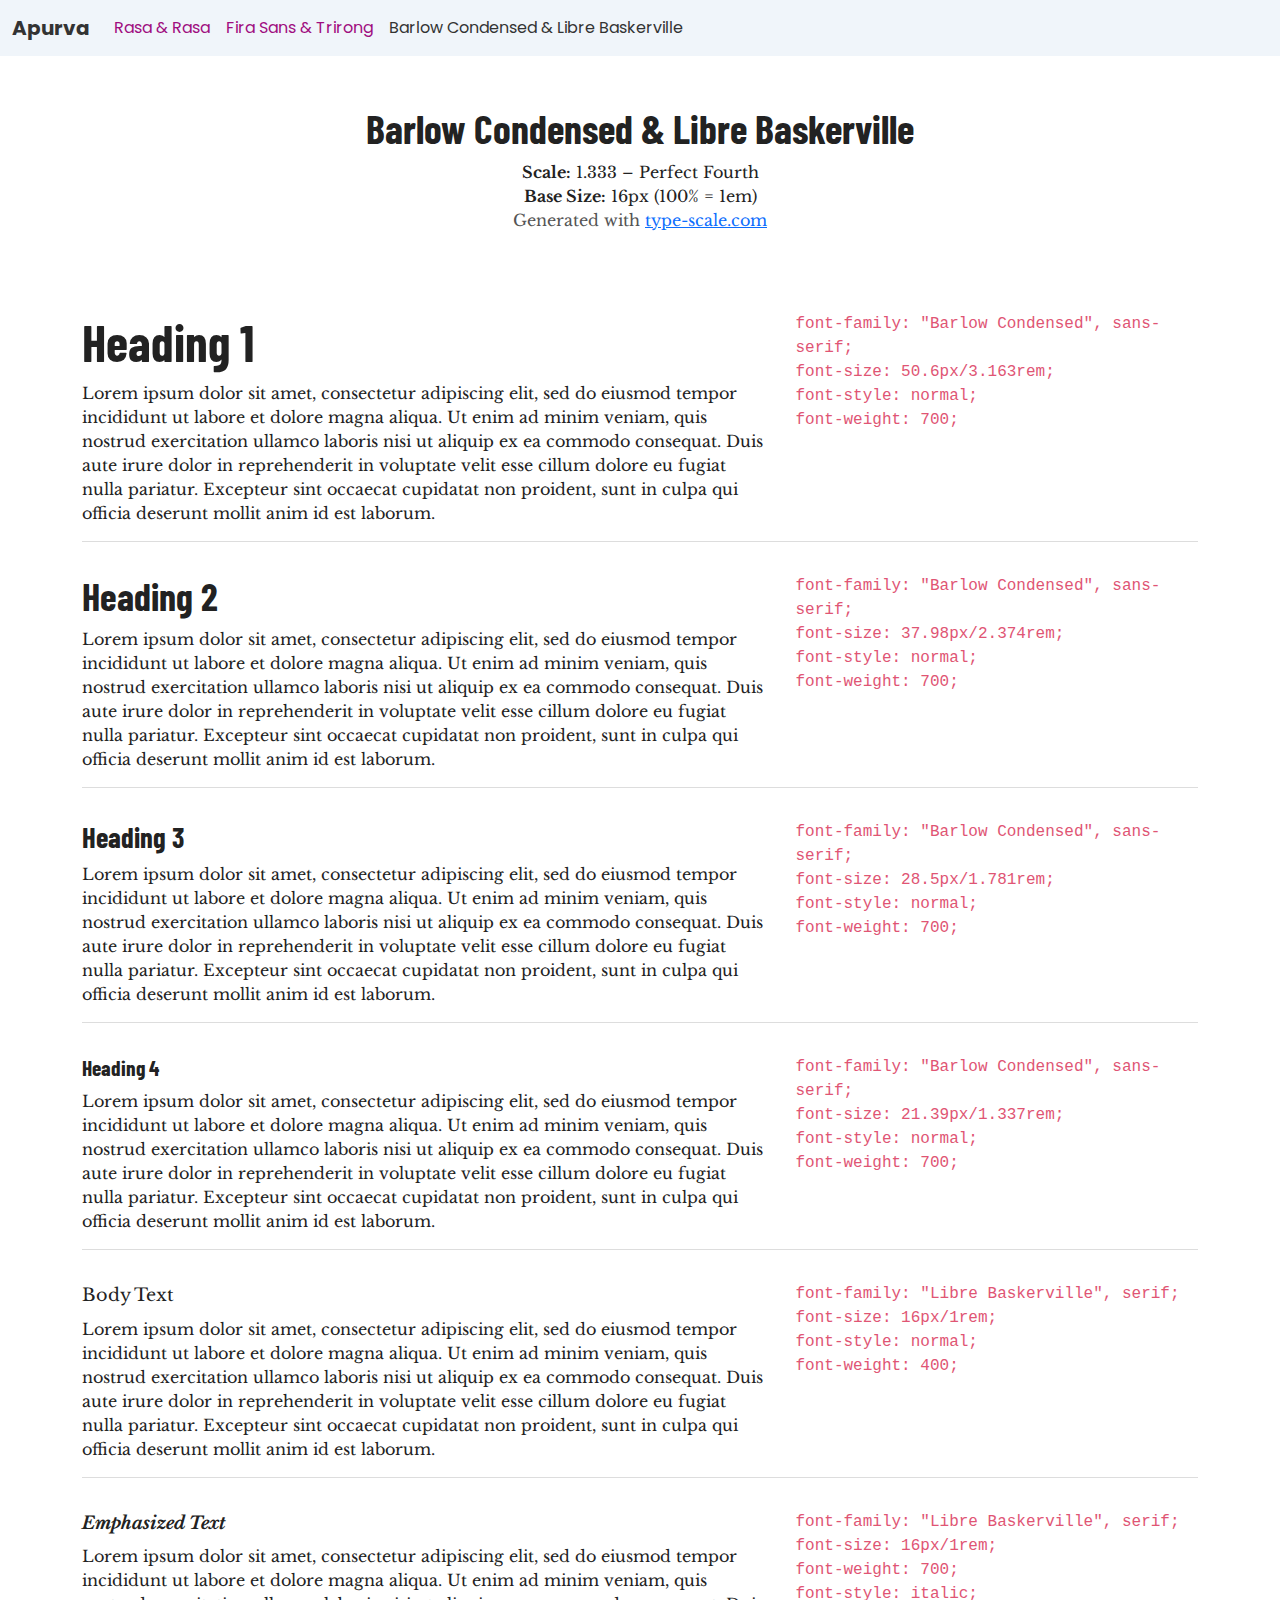
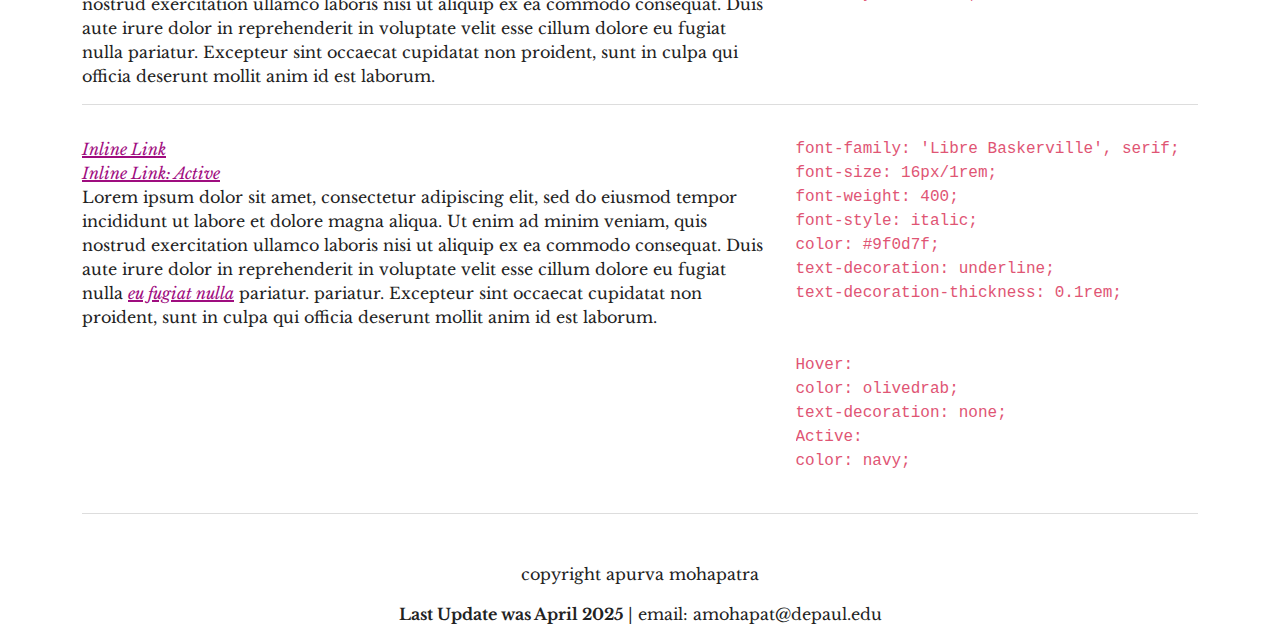
<file: BarlowCondensed_LibreBaskerville.html>
<!DOCTYPE html>
<html lang="en">
  <head>
    <meta charset="utf-8" />
    <meta name="viewport" content="width=device-width, initial-scale=1" />
    <title>Barlow Condensed & Libre Baskerville Typography Showcase</title>
    <link
      href="https://cdn.jsdelivr.net/npm/bootstrap@5.3.5/dist/css/bootstrap.min.css"
      rel="stylesheet"
      crossorigin="anonymous"
    />
    <!-- Google Fonts Barlow Condensed, Libre Baskerville -->
    <link rel="preconnect" href="https://fonts.googleapis.com" />
    <link rel="preconnect" href="https://fonts.gstatic.com" crossorigin />
    <link
      href="https://fonts.googleapis.com/css2?family=Barlow+Condensed:wght@700&family=Libre+Baskerville:ital,wght@0,400;0,700;1,400&display=swap"
      rel="stylesheet"
    />
    <!-- Navbar Font -->
    <link rel="preconnect" href="https://fonts.googleapis.com" />
    <link rel="preconnect" href="https://fonts.gstatic.com" crossorigin />
    <link
      href="https://fonts.googleapis.com/css2?family=Poppins:wght@400;700&display=swap"
      rel="stylesheet"
    />
    <!-- CSS -->
    <link rel="stylesheet" href="Css3.css" />
  </head>
  <body>
    <!-- Navbar Start -->
    <nav class="navbar navbar-expand-lg bg-body-tertiary sticky-top">
      <div class="container-fluid">
        <a class="navbar-brand" href="index.html">Apurva</a>
        <button
          class="navbar-toggler"
          type="button"
          data-bs-toggle="collapse"
          data-bs-target="#navbarNavDropdown"
          aria-controls="navbarNavDropdown"
          aria-expanded="false"
          aria-label="Toggle navigation"
        >
          <span class="navbar-toggler-icon"></span>
        </button>
        <div class="collapse navbar-collapse" id="navbarNavDropdown">
          <ul class="navbar-nav">
            <li class="nav-item">
              <a class="nav-link" href="Rasa_Rasa.html">Rasa & Rasa</a>
            </li>
            <li class="nav-item">
              <a class="nav-link" href="FiraSans_Trirong.html"
                >Fira Sans & Trirong</a
              >
            </li>
            <li class="nav-item">
              <a class="nav-link active" aria-current="page" href="#"
                >Barlow Condensed & Libre Baskerville</a
              >
            </li>
          </ul>
        </div>
      </div>
    </nav>
    <!-- Navbar end -->
    <div class="container my-5">
      <header class="text-center mb-5">
        <h1 class="main-title">Barlow Condensed &amp; Libre Baskerville</h1>
        <p class="libre-baskerville">
          <strong>Scale:</strong> 1.333 – Perfect Fourth
        </p>
        <p class="libre-baskerville">
          <strong>Base Size:</strong> 16px (100% = 1em)
        </p>
        <p class="small-text libre-baskerville">
          Generated with
          <a href="https://type-scale.com" target="_blank" rel="noopener"
            >type-scale.com</a
          >
        </p>
      </header>
      <!-- Heading 1 -->
      <section class="type-row">
        <div>
          <h1 class="barlow-condensed">Heading 1</h1>
          <p class="libre-baskerville">
            Lorem ipsum dolor sit amet, consectetur adipiscing elit, sed do eiusmod tempor
            incididunt ut labore et dolore magna aliqua. Ut enim ad minim veniam, quis 
            nostrud exercitation ullamco laboris nisi ut aliquip ex ea commodo consequat. 
            Duis aute irure dolor in reprehenderit in voluptate velit esse cillum dolore 
            eu fugiat nulla pariatur. Excepteur sint occaecat cupidatat non proident, sunt 
            in culpa qui officia deserunt mollit anim id est laborum.
          </p>
        </div>
        <pre class="type-css">
font-family: "Barlow Condensed", sans-serif;
font-size: 50.6px/3.163rem;
font-style: normal;
font-weight: 700;
        </pre>
      </section>
      <!-- Heading 2 -->
      <section class="type-row">
        <div>
          <h2 class="barlow-condensed">Heading 2</h2>
          <p class="libre-baskerville">
            Lorem ipsum dolor sit amet, consectetur adipiscing elit, sed do eiusmod tempor
            incididunt ut labore et dolore magna aliqua. Ut enim ad minim veniam, quis 
            nostrud exercitation ullamco laboris nisi ut aliquip ex ea commodo consequat. 
            Duis aute irure dolor in reprehenderit in voluptate velit esse cillum dolore 
            eu fugiat nulla pariatur. Excepteur sint occaecat cupidatat non proident, sunt 
            in culpa qui officia deserunt mollit anim id est laborum.
          </p>
        </div>
        <pre class="type-css">
font-family: "Barlow Condensed", sans-serif;
font-size: 37.98px/2.374rem;
font-style: normal;
font-weight: 700;
        </pre>
      </section>
      <!-- Heading 3 -->
      <section class="type-row">
        <div>
          <h3 class="barlow-condensed">Heading 3</h3>
          <p class="libre-baskerville">
            Lorem ipsum dolor sit amet, consectetur adipiscing elit, sed do eiusmod tempor
            incididunt ut labore et dolore magna aliqua. Ut enim ad minim veniam, quis 
            nostrud exercitation ullamco laboris nisi ut aliquip ex ea commodo consequat. 
            Duis aute irure dolor in reprehenderit in voluptate velit esse cillum dolore 
            eu fugiat nulla pariatur. Excepteur sint occaecat cupidatat non proident, sunt 
            in culpa qui officia deserunt mollit anim id est laborum.
          </p>
        </div>
        <pre class="type-css">
font-family: "Barlow Condensed", sans-serif;
font-size: 28.5px/1.781rem;
font-style: normal;
font-weight: 700;
        </pre>
      </section>
      <!-- Heading 4 -->
      <section class="type-row">
        <div>
          <h4 class="barlow-condensed">Heading 4</h4>
          <p class="libre-baskerville">
            Lorem ipsum dolor sit amet, consectetur adipiscing elit, sed do eiusmod tempor
            incididunt ut labore et dolore magna aliqua. Ut enim ad minim veniam, quis 
            nostrud exercitation ullamco laboris nisi ut aliquip ex ea commodo consequat. 
            Duis aute irure dolor in reprehenderit in voluptate velit esse cillum dolore 
            eu fugiat nulla pariatur. Excepteur sint occaecat cupidatat non proident, sunt 
            in culpa qui officia deserunt mollit anim id est laborum.
          </p>
        </div>
        <pre class="type-css">
font-family: "Barlow Condensed", sans-serif;
font-size: 21.39px/1.337rem;
font-style: normal;
font-weight: 700;
        </pre>
      </section>
      <!-- Body Text -->
      <section class="type-row">
        <div>
          <div class="body-label libre-baskerville">Body Text</div>
          <p class="libre-baskerville">
            Lorem ipsum dolor sit amet, consectetur adipiscing elit, sed do eiusmod tempor
            incididunt ut labore et dolore magna aliqua. Ut enim ad minim veniam, quis 
            nostrud exercitation ullamco laboris nisi ut aliquip ex ea commodo consequat. 
            Duis aute irure dolor in reprehenderit in voluptate velit esse cillum dolore 
            eu fugiat nulla pariatur. Excepteur sint occaecat cupidatat non proident, sunt 
            in culpa qui officia deserunt mollit anim id est laborum.
          </p>
        </div>
        <pre class="type-css">
font-family: "Libre Baskerville", serif;
font-size: 16px/1rem;
font-style: normal;
font-weight: 400;
        </pre>
      </section>
      <!-- Emphasized Text -->
      <section class="type-row">
        <div>
          <div class="body-label libre-baskerville">
            <em>Emphasized Text</em>
          </div>
          <p class="libre-baskerville">
            Lorem ipsum dolor sit amet, consectetur adipiscing elit, sed do eiusmod tempor
            incididunt ut labore et dolore magna aliqua. Ut enim ad minim veniam, quis 
            nostrud exercitation ullamco laboris nisi ut aliquip ex ea commodo consequat. 
            Duis aute irure dolor in reprehenderit in voluptate velit esse cillum dolore 
            eu fugiat nulla pariatur. Excepteur sint occaecat cupidatat non proident, sunt 
            in culpa qui officia deserunt mollit anim id est laborum.
          </p>
        </div>
        <pre class="type-css">
font-family: "Libre Baskerville", serif;
font-size: 16px/1rem;
font-weight: 700;
font-style: italic;
        </pre>
      </section>
      <!-- Inline Link -->
      <section class="type-row">
        <div>
          <a href="#" class="inline-link">Inline Link</a><br />
          <a href="#" class="inline-link active">Inline Link: Active</a>
          <p>
            Lorem ipsum dolor sit amet, consectetur adipiscing elit, sed do eiusmod tempor
            incididunt ut labore et dolore magna aliqua. Ut enim ad minim veniam, quis 
            nostrud exercitation ullamco laboris nisi ut aliquip ex ea commodo consequat. 
            Duis aute irure dolor in reprehenderit in voluptate velit esse cillum dolore 
            eu fugiat nulla 
            <a href="#" class="inline-link">eu fugiat nulla</a> pariatur.
            pariatur. Excepteur sint occaecat cupidatat non proident, sunt 
            in culpa qui officia deserunt mollit anim id est laborum.
          </p>
        </div>
        <pre class="type-css">
font-family: 'Libre Baskerville', serif;
font-size: 16px/1rem;
font-weight: 400;
font-style: italic;
color: #9f0d7f;
text-decoration: underline;
text-decoration-thickness: 0.1rem;
<br>
Hover:
color: olivedrab;
text-decoration: none;
Active:
color: navy;
        </pre>
      </section>
    </div>
    <footer class="footer-am my-3 mx-3">
      <p>
        copyright apurva mohapatra </p> 
        <strong> Last Update was April 2025 </strong> | email:
        amohapat@depaul.edu
      </p>
    </footer>
    <script
      src="https://cdn.jsdelivr.net/npm/bootstrap@5.3.5/dist/js/bootstrap.bundle.min.js"
      integrity="sha384-k6d4wzSIapyDyv1kpU366/PK5hCdSbCRGRCMv+eplOQJWyd1fbcAu9OCUj5zNLiq"
      crossorigin="anonymous"
    ></script>
  </body>
</html>
</file>
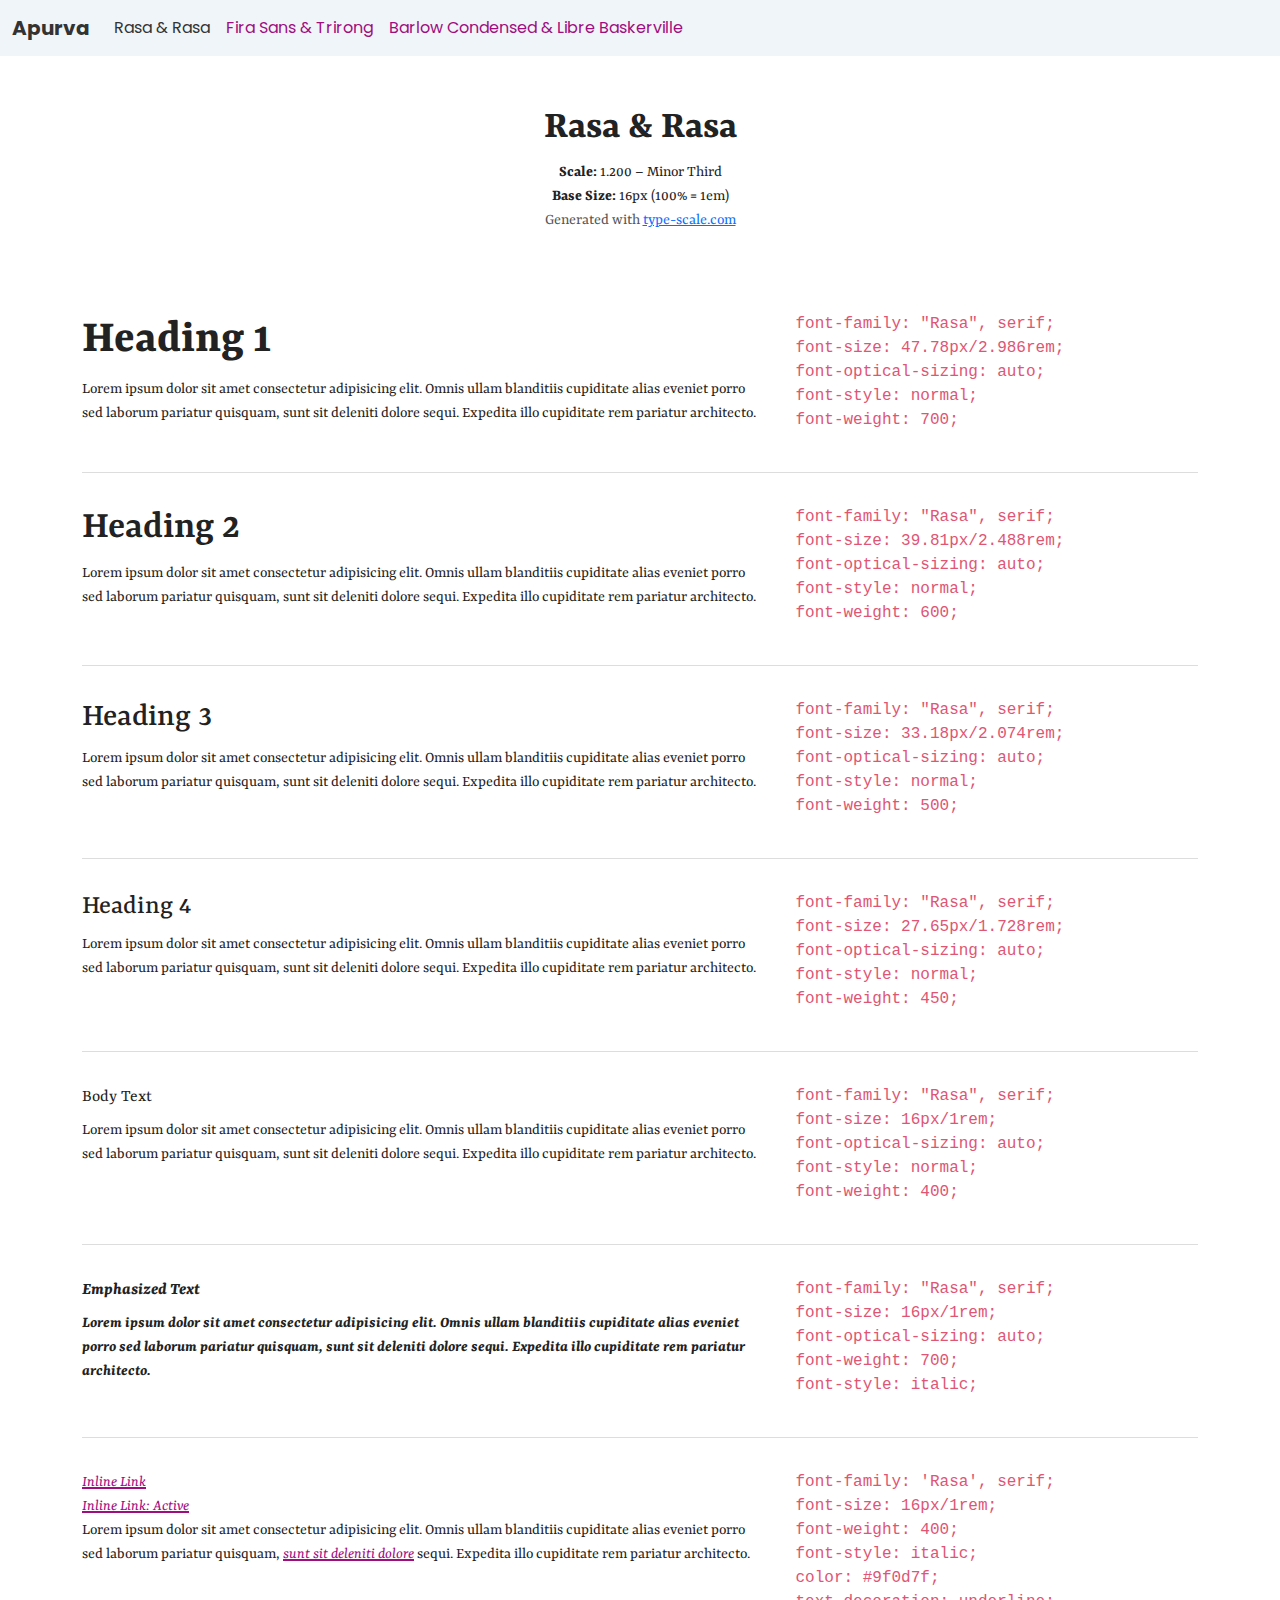
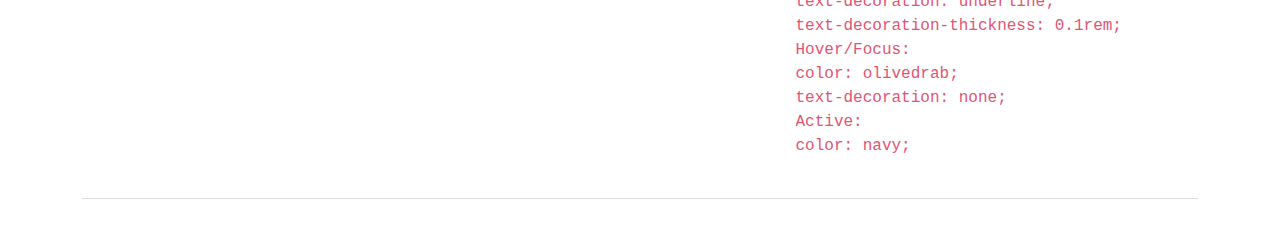
<file: Rasa_Rasa.html>
<!DOCTYPE html>
<html lang="en">
  <head>
    <meta charset="utf-8" />
    <meta name="viewport" content="width=device-width, initial-scale=1" />
    <title>Rasa & Rasa Typography Showcase</title>
    <!-- Bootstrap CSS -->
    <link
      href="https://cdn.jsdelivr.net/npm/bootstrap@5.3.5/dist/css/bootstrap.min.css"
      rel="stylesheet"
      crossorigin="anonymous"
    />
    <!-- Google Fonts: Rasa -->
    <link rel="preconnect" href="https://fonts.googleapis.com" />
    <link rel="preconnect" href="https://fonts.gstatic.com" crossorigin />
    <link
      href="https://fonts.googleapis.com/css2?family=Rasa:ital,wght@0,300..700;1,300..700&display=swap"
      rel="stylesheet"
    />
    <!-- Navbar Font -->
    <link rel="preconnect" href="https://fonts.googleapis.com" />
    <link rel="preconnect" href="https://fonts.gstatic.com" crossorigin />
    <link
      href="https://fonts.googleapis.com/css2?family=Poppins:wght@400;700&display=swap"
      rel="stylesheet"
    />
    <!-- CSS  -->
    <link rel="stylesheet" href="hw_css.css" />
  </head>
  <body>
    <!-- Navbar Start -->
    <nav class="navbar navbar-expand-lg bg-body-tertiary sticky-top">
      <div class="container-fluid">
        <a class="navbar-brand" href="../index.html">Apurva</a>
        <button
          class="navbar-toggler"
          type="button"
          data-bs-toggle="collapse"
          data-bs-target="#navbarNavDropdown"
          aria-controls="navbarNavDropdown"
          aria-expanded="false"
          aria-label="Toggle navigation"
        >
          <span class="navbar-toggler-icon"></span>
        </button>
        <div class="collapse navbar-collapse" id="navbarNavDropdown">
          <ul class="navbar-nav">
            <li class="nav-item">
              <a class="nav-link active" aria-current="page" href="#"
                >Rasa & Rasa</a
              >
            </li>
            <li class="nav-item">
              <a class="nav-link" href="FiraSans_Trirong.html"
                >Fira Sans & Trirong</a
              >
            </li>
            <li class="nav-item">
              <a class="nav-link" href="BarlowCondensed_LibreBaskerville.html"
                >Barlow Condensed & Libre Baskerville</a
              >
            </li>
          </ul>
        </div>
      </div>
    </nav>
    <!-- Navbar end -->
    <div class="container my-5">
      <header class="text-center mb-5">
        <h1 class="main-title">Rasa &amp; Rasa</h1>
        <p><strong>Scale:</strong> 1.200 – Minor Third</p>
        <p><strong>Base Size:</strong> 16px (100% = 1em)</p>
        <p class="small-text">
          Generated with
          <a href="https://type-scale.com" target="_blank" rel="noopener"
            >type-scale.com</a
          >
        </p>
      </header>

      <!-- Heading 1 -->
      <section class="type-row">
        <div>
          <h1>Heading 1</h1>
          <p>
            Lorem ipsum dolor sit amet consectetur adipisicing elit. Omnis ullam
            blanditiis cupiditate alias eveniet porro sed laborum pariatur
            quisquam, sunt sit deleniti dolore sequi. Expedita illo cupiditate
            rem pariatur architecto.
          </p>
        </div>
        <pre class="type-css">
font-family: "Rasa", serif;
font-size: 47.78px/2.986rem;
font-optical-sizing: auto;
font-style: normal;
font-weight: 700;
      </pre
        >
      </section>
      <!-- Heading 2 -->
      <section class="type-row">
        <div>
          <h2>Heading 2</h2>
          <p>
            Lorem ipsum dolor sit amet consectetur adipisicing elit. Omnis ullam
            blanditiis cupiditate alias eveniet porro sed laborum pariatur
            quisquam, sunt sit deleniti dolore sequi. Expedita illo cupiditate
            rem pariatur architecto.
          </p>
        </div>
        <pre class="type-css">
font-family: "Rasa", serif;
font-size: 39.81px/2.488rem;
font-optical-sizing: auto;
font-style: normal;
font-weight: 600;
      </pre
        >
      </section>
      <!-- Heading 3 -->
      <section class="type-row">
        <div>
          <h3>Heading 3</h3>
          <p>
            Lorem ipsum dolor sit amet consectetur adipisicing elit. Omnis ullam
            blanditiis cupiditate alias eveniet porro sed laborum pariatur
            quisquam, sunt sit deleniti dolore sequi. Expedita illo cupiditate
            rem pariatur architecto.
          </p>
        </div>
        <pre class="type-css">
font-family: "Rasa", serif;
font-size: 33.18px/2.074rem;
font-optical-sizing: auto;
font-style: normal;
font-weight: 500;
      </pre
        >
      </section>
      <!-- Heading 4 -->
      <section class="type-row">
        <div>
          <h4>Heading 4</h4>
          <p>
            Lorem ipsum dolor sit amet consectetur adipisicing elit. Omnis ullam
            blanditiis cupiditate alias eveniet porro sed laborum pariatur
            quisquam, sunt sit deleniti dolore sequi. Expedita illo cupiditate
            rem pariatur architecto.
          </p>
        </div>
        <pre class="type-css">
font-family: "Rasa", serif;
font-size: 27.65px/1.728rem;
font-optical-sizing: auto;
font-style: normal;
font-weight: 450;
      </pre
        >
      </section>
      <!-- Body Text -->
      <section class="type-row">
        <div>
          <div class="body-label">Body Text</div>
          <p>
            Lorem ipsum dolor sit amet consectetur adipisicing elit. Omnis ullam
            blanditiis cupiditate alias eveniet porro sed laborum pariatur
            quisquam, sunt sit deleniti dolore sequi. Expedita illo cupiditate
            rem pariatur architecto.
          </p>
        </div>
        <pre class="type-css">
font-family: "Rasa", serif;
font-size: 16px/1rem;
font-optical-sizing: auto;
font-style: normal;
font-weight: 400;
      </pre
        >
      </section>
      <!-- Emphasized Text -->
      <section class="type-row">
        <div>
          <div class="body-label"><em>Emphasized Text</em></div>
          <p>
            <strong
              ><em
                >Lorem ipsum dolor sit amet consectetur adipisicing elit. Omnis
                ullam blanditiis cupiditate alias eveniet porro sed laborum
                pariatur quisquam, sunt sit deleniti dolore sequi. Expedita illo
                cupiditate rem pariatur architecto.</em
              ></strong
            >
          </p>
        </div>
        <pre class="type-css">
font-family: "Rasa", serif;
font-size: 16px/1rem;
font-optical-sizing: auto;
font-weight: 700;
font-style: italic;
      </pre
        >
      </section>
      <!-- Inline Link -->
      <section class="type-row">
        <div>
          <a href="#" class="inline-link">Inline Link</a><br />
          <a href="#" class="inline-link active">Inline Link: Active</a>
          <p>
            Lorem ipsum dolor sit amet consectetur adipisicing elit. Omnis ullam
            blanditiis cupiditate alias eveniet porro sed laborum pariatur
            quisquam,
            <a href="#" class="inline-link">sunt sit deleniti dolore</a> sequi.
            Expedita illo cupiditate rem pariatur architecto.
          </p>
        </div>
        <pre class="type-css">
font-family: 'Rasa', serif;
font-size: 16px/1rem;
font-weight: 400;
font-style: italic;
color: #9f0d7f;
text-decoration: underline;
text-decoration-thickness: 0.1rem;
Hover/Focus:
color: olivedrab;
text-decoration: none;
Active:
color: navy;
      </pre
        >
      </section>
    </div>
  </body>
</html>
</file>
<file: Css3.css>
/* Navbar uses Poppins for all text */
.navbar,
.navbar * {
  font-family: "Poppins", sans-serif !important;
}

.bg-body-tertiary {
  background-color: #f0f5fa !important;
}

.nav-link {
  color: #9f0d7f !important;
}

.nav-link:hover {
  color: #333 !important;
}

.active {
  color: #333 !important;
}

.navbar-brand {
  color: #333 !important;
  font-weight: 700;
}

.navbar-toggler {
  filter: invert(100%);
}

/* Footer */
.footer-am {
  text-align: center;
}

/* Subpage 3 */
body {
  background: #fff;
  color: #222;
  font-family: "Libre Baskerville", serif;
  margin: 0;
  padding: 0;
}
.main-title {
  font-family: "Barlow Condensed", sans-serif;
  font-weight: 700;
  font-size: 2.5rem;
  margin-bottom: 0.5rem;
}
.small-text {
  color: #555;
  font-size: 1rem;
}
.type-row {
  display: flex;
  justify-content: space-between;
  align-items: flex-start;
  border-bottom: 1px solid #ddd;
  padding: 2rem 0 1rem 0;
  gap: 2rem;
}
.type-row > div:first-child {
  flex: 1 1 60%;
}
.type-css {
  flex: 1 1 35%;
  color: #e05574;
  font-family: "Fira Mono", monospace;
  font-size: 1rem;
  white-space: pre-wrap;
  background: none;
  border: none;
  margin: 0;
}
/* Heading Styles (1.333 scale, Perfect Fourth) */
h1.barlow-condensed {
  font-family: "Barlow Condensed", sans-serif;
  font-weight: 700;
  font-size: 3.163rem; /* 50.6px */
  margin-bottom: 0.5rem;
}
h2.barlow-condensed {
  font-family: "Barlow Condensed", sans-serif;
  font-weight: 700;
  font-size: 2.374rem; /* 37.98px */
  margin-bottom: 0.5rem;
}
h3.barlow-condensed {
  font-family: "Barlow Condensed", sans-serif;
  font-weight: 700;
  font-size: 1.781rem; /* 28.5px */
  margin-bottom: 0.5rem;
}
h4.barlow-condensed {
  font-family: "Barlow Condensed", sans-serif;
  font-weight: 700;
  font-size: 1.337rem; /* 21.39px */
  margin-bottom: 0.5rem;
}
/* Libre Baskerville for body and labels */
.libre-baskerville,
.body-label {
  font-family: "Libre Baskerville", serif;
  font-size: 1rem;
  font-weight: 400;
  margin-bottom: 0;
}
.body-label {
  font-size: 1.1rem;
  margin-bottom: 0.5rem;
}
.type-row em,
.type-row strong em {
  font-style: italic;
  font-weight: 700;
  font-family: "Libre Baskerville", serif;
}
/* Inline Link Styling */
.inline-link {
  color: #9f0d7f !important;
  font-family: "Libre Baskerville", serif;
  font-optical-sizing: auto;
  font-style: italic;
  text-decoration: underline;
  text-decoration-thickness: 0.1rem;
  transition: color 0.2s, text-decoration 0.2s;
}
.inline-link:hover,
.inline-link:focus {
  color: olivedrab !important;
  text-decoration: none;
}
.inline-link:active {
  color: navy !important;
}
/* Responsive */
@media (max-width: 900px) {
  .type-row {
    flex-direction: column;
  }
  .type-css {
    margin-top: 1rem;
    flex-basis: 100%;
  }
  .type-row > div:first-child {
    flex-basis: 100%;
  }
}
</file>
<file: hw_css.css>
/* Navbar uses Poppins for all text */
.navbar,
.navbar * {
  font-family: "Poppins", sans-serif !important;
}

.bg-body-tertiary {
  background-color: #f0f5fa !important;
}

.nav-link {
  color: #9f0d7f !important;
}

.nav-link:hover {
  color: #333 !important;
}

.active {
  color: #333 !important;
}

.navbar-brand {
  color: #333 !important;
  font-weight: 700;
}

.navbar-toggler {
  filter: invert(100%);
}

/* Footer */
.footer-am {
  text-align: center;
}

/* === Rasa Subpage Typography CSS === */

/* Body font */
body {
  background: #fff;
  color: #222;
  font-family: "Rasa", serif;
  margin: 0;
  padding: 0;
}

.main-title {
  font-family: "Rasa", serif;
  font-weight: 700;
  font-size: 2.5rem;
  margin-bottom: 0.5rem;
}

.small-text {
  color: #555;
  font-size: 1rem;
}

.type-row {
  display: flex;
  justify-content: space-between;
  align-items: flex-start;
  border-bottom: 1px solid #ddd;
  padding: 2rem 0 1rem 0;
  gap: 2rem;
}

.type-row > div:first-child {
  flex: 1 1 60%;
}

.type-css {
  flex: 1 1 35%;
  color: #e05574;
  font-family: "Fira Mono", monospace;
  font-size: 1rem;
  white-space: pre-wrap;
  background: none;
  border: none;
  margin: 0;
}

/* Rasa Headings */
h1,
h2,
h3,
h4 {
  font-family: "Rasa", serif;
  font-optical-sizing: auto;
  margin-bottom: 0.5rem;
}
h1 {
  font-size: 2.986rem;
  font-weight: 700;
}
h2 {
  font-size: 2.488rem;
  font-weight: 600;
}
h3 {
  font-size: 2.074rem;
  font-weight: 500;
}
h4 {
  font-size: 1.728rem;
  font-weight: 450;
}

/* Body and labels */
.body-label,
p {
  font-family: "Rasa", serif;
  font-size: 1rem;
  font-weight: 400;
  margin-bottom: 0;
}
.body-label {
  font-size: 1.1rem;
  margin-bottom: 0.5rem;
}

/* Emphasized text */
.type-row em,
.type-row strong em {
  font-style: italic;
  font-weight: 700;
  font-family: "Rasa", serif;
}

/* Inline link styling */
.inline-link {
  color: #9f0d7f !important;
  font-family: "Rasa", serif;
  font-optical-sizing: auto;
  font-style: italic;
  text-decoration: underline;
  text-decoration-thickness: 0.1rem;
  transition: color 0.2s, text-decoration 0.2s;
}
.inline-link:hover,
.inline-link:focus {
  color: olivedrab !important;
  text-decoration: none;
}
.inline-link:active {
  color: navy !important;
}

/* Responsive */
@media (max-width: 900px) {
  .type-row {
    flex-direction: column;
  }
  .type-css {
    margin-top: 1rem;
    flex-basis: 100%;
  }
  .type-row > div:first-child {
    flex-basis: 100%;
  }
}
</file>
